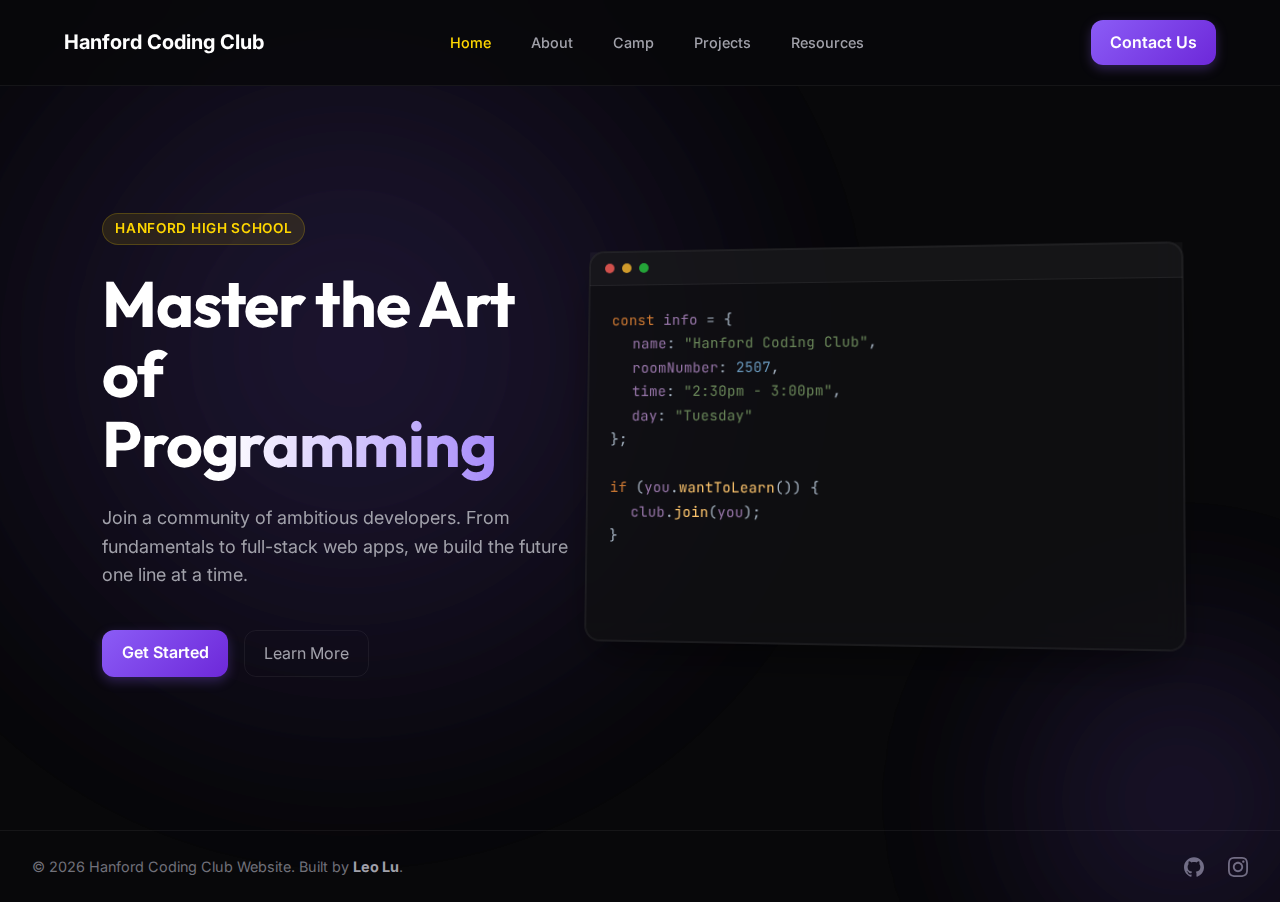
<file: index.html>
<!DOCTYPE html>
<html lang="en">

<head>
    <meta charset="UTF-8">
    <meta name="viewport" content="width=device-width, initial-scale=1.0">
    <title>Hanford Coding Club</title>
    <link rel="stylesheet" href="css/main.css">
    <link rel="icon" type="image/x-icon" href="images/hanford_logo.ico">

    <!-- Google tag (gtag.js) -->
    <script async src="https://www.googletagmanager.com/gtag/js?id=G-FWWT1RVKF2"></script>
    <script>
    window.dataLayer = window.dataLayer || [];
    function gtag(){dataLayer.push(arguments);}
    gtag('js', new Date());

    gtag('config', 'G-FWWT1RVKF2');
    </script>
</head>

<body class="home-page">
    <div class="glow-bg glow-top-left"></div>
    <div class="glow-bg glow-bottom-right"></div>

    <nav>
        <a href="index.html" class="nav-brand">
            Hanford Coding Club
        </a>
        <button class="mobile-menu-btn" aria-label="Toggle navigation">
            <span></span>
            <span></span>
            <span></span>
        </button>
        <ul class="nav-links">
            <li><a href="index.html" style="color: var(--accent-gold);">Home</a></li>
            <li><a href="about.html">About</a></li>
            <li><a href="coding-camp.html">Camp</a></li>
            <li><a href="projects.html">Projects</a></li>
            <li><a href="resources.html">Resources</a></li>
            <li><a href="contact.html" class="mobile-contact-link">Contact Us</a></li>
        </ul>
        <a href="contact.html" class="nav-cta">Contact Us</a>
    </nav>

    <section class="club-introduction">
        <div class="intro-content">
            <span class="school-badge">Hanford High School</span>
            <h1>
                Master the Art of <br>
                <span class="text-gradient">Programming</span>
            </h1>
            <p class="intro-text">
                Join a community of ambitious developers. From fundamentals to full-stack web apps, we build the future
                one
                line at a time.
            </p>
            <div class="intro-cta-group">
                <a href="contact.html" class="nav-cta">Get Started</a>
                <a href="about.html"
                    style="padding: 0.6rem 1.2rem; border: 1px solid var(--glass-border); border-radius: var(--radius-md); color: var(--text-secondary);">Learn
                    More</a>
            </div>
        </div>

        <div class="glass-snippet">
            <div class="code-window">
                <div class="window-header">
                    <span class="dot red"></span>
                    <span class="dot yellow"></span>
                    <span class="dot green"></span>
                </div>
                <div class="code-content">
                    <div><span class="keyword">const</span> <span class="variable">info</span> = {</div>
                    <div><span class="indent"></span><span class="variable">name</span>: <span class="string">"Hanford
                            Coding Club"</span>,</div>
                    <div><span class="indent"></span><span class="variable">roomNumber</span>: <span
                            class="number">2507</span>,</div>
                    <div><span class="indent"></span><span class="variable">time</span>: <span class="string">"2:30pm -
                            3:00pm"</span>,</div>
                    <div><span class="indent"></span><span class="variable">day</span>: <span
                            class="string">"Tuesday"</span></div>
                    <div>};</div>
                    <div><br></div>
                    <div><span class="keyword">if</span> (<span class="variable">you</span>.<span
                            class="function">wantToLearn</span>()) {</div>
                    <div><span class="indent"></span><span class="variable">club</span>.<span
                            class="function">join</span>(<span class="variable">you</span>);</div>
                    <div>}</div>
                </div>
            </div>
        </div>
        <div class="glow-bg glow-top-left"></div>
        <div class="glow-bg glow-bottom-right"></div>
    </section>

    <footer>
        <div class="site-footer">
            <div class="footer-credits">
                <span>&copy; 2026 Hanford Coding Club Website.</span>
                <span>Built by <strong>Leo Lu</strong>.</span>
            </div>
            <ul class="footer-links">
                <li>
                    <a href="https://github.com/luleoa12/hhs-coding-club-website" target="_blank" aria-label="GitHub">
                        <svg viewBox="0 0 24 24">
                            <path
                                d="M12 .297c-6.63 0-12 5.373-12 12 0 5.303 3.438 9.8 8.205 11.385.6.113.82-.258.82-.577 0-.285-.01-1.04-.015-2.04-3.338.724-4.042-1.61-4.042-1.61C4.422 18.07 3.633 17.7 3.633 17.7c-1.087-.744.084-.729.084-.729 1.205.084 1.838 1.236 1.838 1.236 1.07 1.835 2.809 1.305 3.495.998.108-.776.417-1.305.76-1.605-2.665-.3-5.466-1.332-5.466-5.93 0-1.31.465-2.38 1.235-3.22-.135-.303-.54-1.523.105-3.176 0 0 1.005-.322 3.3 1.23.96-.267 1.98-.399 3-.405 1.02.006 2.04.138 3 .405 2.28-1.552 3.285-1.23 3.285-1.23.645 1.653.24 2.873.12 3.176.765.84 1.23 1.91 1.23 3.22 0 4.61-2.805 5.625-5.475 5.92.43.372.823 1.102.823 2.222 0 1.606-.015 2.896-.015 3.286 0 .322.218.694.825.576C20.565 22.092 24 17.592 24 12.297c0-6.627-5.373-12-12-12" />
                        </svg>
                    </a>
                </li>
                <li>
                    <a href="https://instagram.com/hanford_cpc" target="_blank" aria-label="Instagram">
                        <svg viewBox="0 0 24 24">
                            <path
                                d="M12 2.163c3.204 0 3.584.012 4.85.07 3.252.148 4.771 1.691 4.919 4.919.058 1.265.069 1.645.069 4.849 0 3.205-.012 3.584-.069 4.849-.149 3.225-1.664 4.771-4.919 4.919-1.266.058-1.644.07-4.85.07-3.204 0-3.584-.012-4.849-.07-3.26-.149-4.771-1.699-4.919-4.92-.058-1.265-.07-1.644-.07-4.849 0-3.204.013-3.583.07-4.849.149-3.227 1.664-4.771 4.919-4.919 1.266-.057 1.645-.069 4.849-.069zm0-2.163c-3.259 0-3.667.014-4.947.072-4.358.2-6.78 2.618-6.98 6.98-.059 1.281-.073 1.689-.073 4.948 0 3.259.014 3.668.072 4.948.2 4.358 2.618 6.78 6.98 6.98 1.281.058 1.689.072 4.948.072 3.259 0 3.668-.014 4.948-.072 4.354-.2 6.782-2.618 6.979-6.98.058-1.28.073-1.689.073-4.948 0-3.259-.014-3.669-.072-4.948-.2-4.358-2.617-6.78-6.979-6.98-1.281-.059-1.69-.073-4.949-.073zm0 5.838c-3.403 0-6.162 2.759-6.162 6.162s2.759 6.163 6.162 6.163 6.162-2.759 6.162-6.163-2.759-6.162-6.162-6.162zm0 10.162c-2.209 0-4-1.79-4-4 0-2.209 1.791-4 4-4s4 1.791 4 4c0 2.21-1.791 4-4 4zm6.406-11.845c-.796 0-1.441.645-1.441 1.44s.645 1.44 1.441 1.44c.795 0 1.439-.645 1.439-1.44s-.644-1.44-1.439-1.44z" />
                        </svg>
                    </a>
                </li>
            </ul>
        </div>
    </footer>

    <script src="js/script.js"></script>
</body>

</html>
</file>
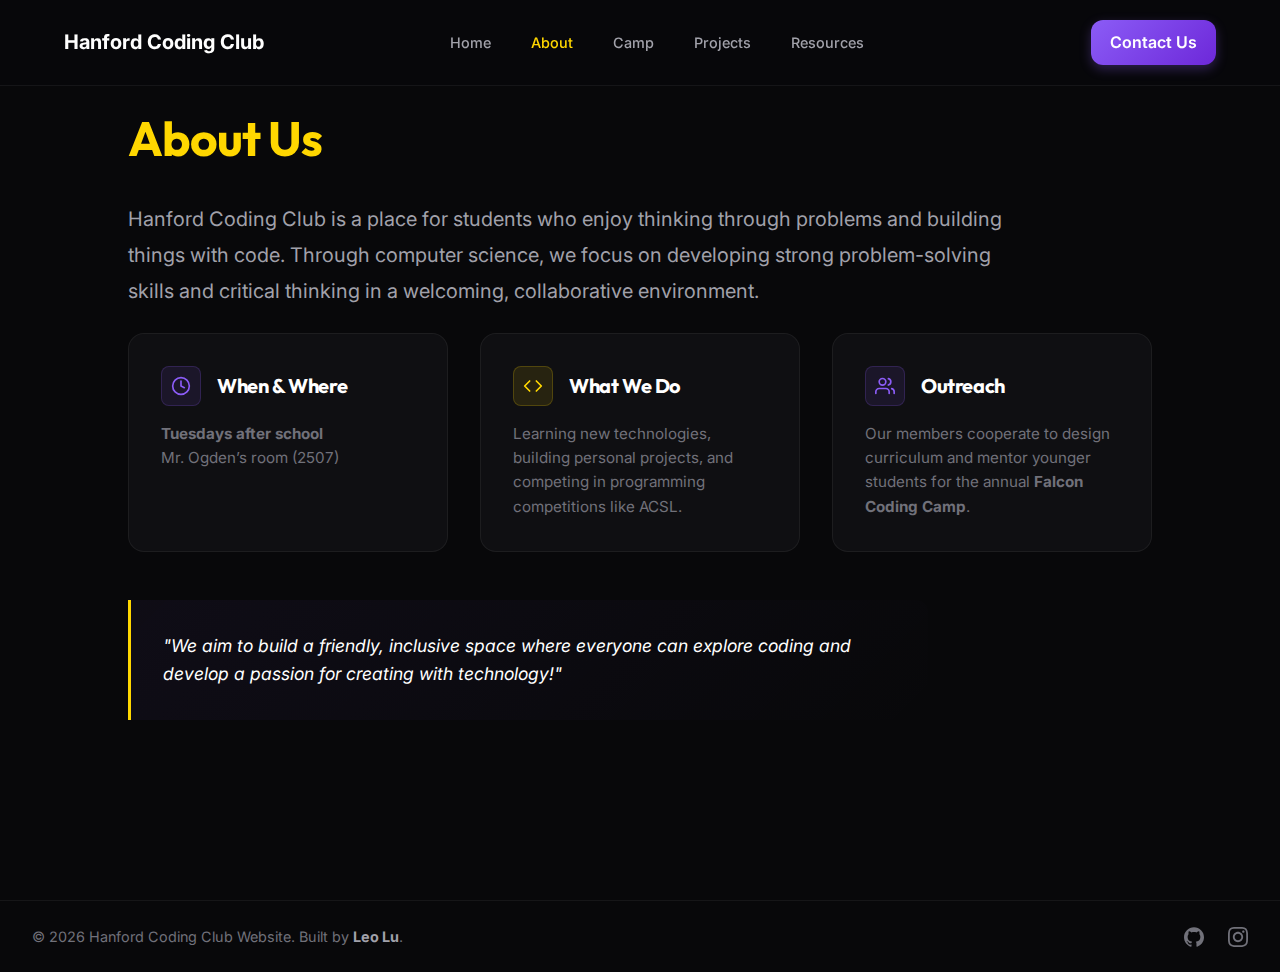
<file: about.html>
<!DOCTYPE html>
<html lang="en">

<head>
    <meta charset="UTF-8">
    <meta name="viewport" content="width=device-width, initial-scale=1.0">
    <title>About Us - Hanford Coding Club</title>
    <link rel="stylesheet" href="css/main.css">
    <link rel="icon" type="image/x-icon" href="images/hanford_logo.ico">

    <!-- Google tag (gtag.js) -->
    <script async src="https://www.googletagmanager.com/gtag/js?id=G-FWWT1RVKF2"></script>
    <script>
    window.dataLayer = window.dataLayer || [];
    function gtag(){dataLayer.push(arguments);}
    gtag('js', new Date());

    gtag('config', 'G-FWWT1RVKF2');
    </script>
</head>
<body>
    <nav>
        <a href="index.html" class="nav-brand">
            Hanford Coding Club
        </a>
        <button class="mobile-menu-btn" aria-label="Toggle navigation">
            <span></span>
            <span></span>
            <span></span>
        </button>
        <ul class="nav-links">
            <li><a href="index.html">Home</a></li>
            <li><a href="about.html" style="color: var(--accent-gold);">About</a></li>
            <li><a href="coding-camp.html">Camp</a></li>
            <li><a href="projects.html">Projects</a></li>
            <li><a href="resources.html">Resources</a></li>
            <li><a href="contact.html" class="mobile-contact-link">Contact Us</a></li>
        </ul>
        <a href="contact.html" class="nav-cta">Contact Us</a>
    </nav>

    <div class="page-container">
        <h1 class="page-title">About Us</h1>
        <p class="about-hero-text">
            Hanford Coding Club is a place for students who enjoy thinking through problems and building things with
            code. Through computer science, we focus on developing strong problem-solving skills and critical thinking
            in a welcoming, collaborative environment.
        </p>

        <div class="about-features">
            <!-- Meeting Info -->
            <div class="about-feature-card">
                <div class="feature-header">
                    <div class="feature-icon-box">
                        <svg width="20" height="20" viewBox="0 0 24 24" fill="none" stroke="currentColor"
                            stroke-width="2" stroke-linecap="round" stroke-linejoin="round">
                            <circle cx="12" cy="12" r="10"></circle>
                            <polyline points="12 6 12 12 16 14"></polyline>
                        </svg>
                    </div>
                    <h3>When & Where</h3>
                </div>
                <p>
                    <strong>Tuesdays after school</strong><br>
                    Mr. Ogden’s room (2507)
                </p>
            </div>

            <!-- Activities -->
            <div class="about-feature-card">
                <div class="feature-header">
                    <div class="feature-icon-box gold">
                        <svg width="20" height="20" viewBox="0 0 24 24" fill="none" stroke="currentColor"
                            stroke-width="2" stroke-linecap="round" stroke-linejoin="round">
                            <polyline points="16 18 22 12 16 6"></polyline>
                            <polyline points="8 6 2 12 8 18"></polyline>
                        </svg>
                    </div>
                    <h3>What We Do</h3>
                </div>
                <p>
                    Learning new technologies, building personal projects, and competing in programming competitions
                    like ACSL.
                </p>
            </div>

            <!-- Outreach -->
            <div class="about-feature-card">
                <div class="feature-header">
                    <div class="feature-icon-box">
                        <svg width="20" height="20" viewBox="0 0 24 24" fill="none" stroke="currentColor"
                            stroke-width="2" stroke-linecap="round" stroke-linejoin="round">
                            <path d="M17 21v-2a4 4 0 0 0-4-4H5a4 4 0 0 0-4 4v2"></path>
                            <circle cx="9" cy="7" r="4"></circle>
                            <path d="M23 21v-2a4 4 0 0 0-3-3.87"></path>
                            <path d="M16 3.13a4 4 0 0 1 0 7.75"></path>
                        </svg>
                    </div>
                    <h3>Outreach</h3>
                </div>
                <p>
                    Our members cooperate to design curriculum and mentor younger students for the annual
                    <strong>Falcon Coding Camp</strong>.
                </p>
            </div>
        </div>

        <div class="about-goal">
            <p>
                "We aim to build a friendly, inclusive space where everyone can explore coding and develop a passion for
                creating with technology!"
            </p>
        </div>
    </div>

    <footer>
        <div class="site-footer">
            <div class="footer-credits">
                <span>&copy; 2026 Hanford Coding Club Website.</span>
                <span>Built by <strong>Leo Lu</strong>.</span>
            </div>
            <ul class="footer-links">
                <li>
                    <a href="https://github.com/luleoa12/hhs-coding-club-website" target="_blank" aria-label="GitHub">
                        <svg viewBox="0 0 24 24">
                            <path
                                d="M12 .297c-6.63 0-12 5.373-12 12 0 5.303 3.438 9.8 8.205 11.385.6.113.82-.258.82-.577 0-.285-.01-1.04-.015-2.04-3.338.724-4.042-1.61-4.042-1.61C4.422 18.07 3.633 17.7 3.633 17.7c-1.087-.744.084-.729.084-.729 1.205.084 1.838 1.236 1.838 1.236 1.07 1.835 2.809 1.305 3.495.998.108-.776.417-1.305.76-1.605-2.665-.3-5.466-1.332-5.466-5.93 0-1.31.465-2.38 1.235-3.22-.135-.303-.54-1.523.105-3.176 0 0 1.005-.322 3.3 1.23.96-.267 1.98-.399 3-.405 1.02.006 2.04.138 3 .405 2.28-1.552 3.285-1.23 3.285-1.23.645 1.653.24 2.873.12 3.176.765.84 1.23 1.91 1.23 3.22 0 4.61-2.805 5.625-5.475 5.92.43.372.823 1.102.823 2.222 0 1.606-.015 2.896-.015 3.286 0 .322.218.694.825.576C20.565 22.092 24 17.592 24 12.297c0-6.627-5.373-12-12-12" />
                        </svg>
                    </a>
                </li>
                <li>
                    <a href="https://instagram.com/hanford_cpc" target="_blank" aria-label="Instagram">
                        <svg viewBox="0 0 24 24">
                            <path
                                d="M12 2.163c3.204 0 3.584.012 4.85.07 3.252.148 4.771 1.691 4.919 4.919.058 1.265.069 1.645.069 4.849 0 3.205-.012 3.584-.069 4.849-.149 3.225-1.664 4.771-4.919 4.919-1.266.058-1.644.07-4.85.07-3.204 0-3.584-.012-4.849-.07-3.26-.149-4.771-1.699-4.919-4.92-.058-1.265-.07-1.644-.07-4.849 0-3.204.013-3.583.07-4.849.149-3.227 1.664-4.771 4.919-4.919 1.266-.057 1.645-.069 4.849-.069zm0-2.163c-3.259 0-3.667.014-4.947.072-4.358.2-6.78 2.618-6.98 6.98-.059 1.281-.073 1.689-.073 4.948 0 3.259.014 3.668.072 4.948.2 4.358 2.618 6.78 6.98 6.98 1.281.058 1.689.072 4.948.072 3.259 0 3.668-.014 4.948-.072 4.354-.2 6.782-2.618 6.979-6.98.058-1.28.073-1.689.073-4.948 0-3.259-.014-3.669-.072-4.948-.2-4.358-2.617-6.78-6.979-6.98-1.281-.059-1.69-.073-4.949-.073zm0 5.838c-3.403 0-6.162 2.759-6.162 6.162s2.759 6.163 6.162 6.163 6.162-2.759 6.162-6.163-2.759-6.162-6.162-6.162zm0 10.162c-2.209 0-4-1.79-4-4 0-2.209 1.791-4 4-4s4 1.791 4 4c0 2.21-1.791 4-4 4zm6.406-11.845c-.796 0-1.441.645-1.441 1.44s.645 1.44 1.441 1.44c.795 0 1.439-.645 1.439-1.44s-.644-1.44-1.439-1.44z" />
                        </svg>
                    </a>
                </li>
            </ul>
        </div>
    </footer>
    <script src="js/script.js"></script>
</body>

</html>
</file>
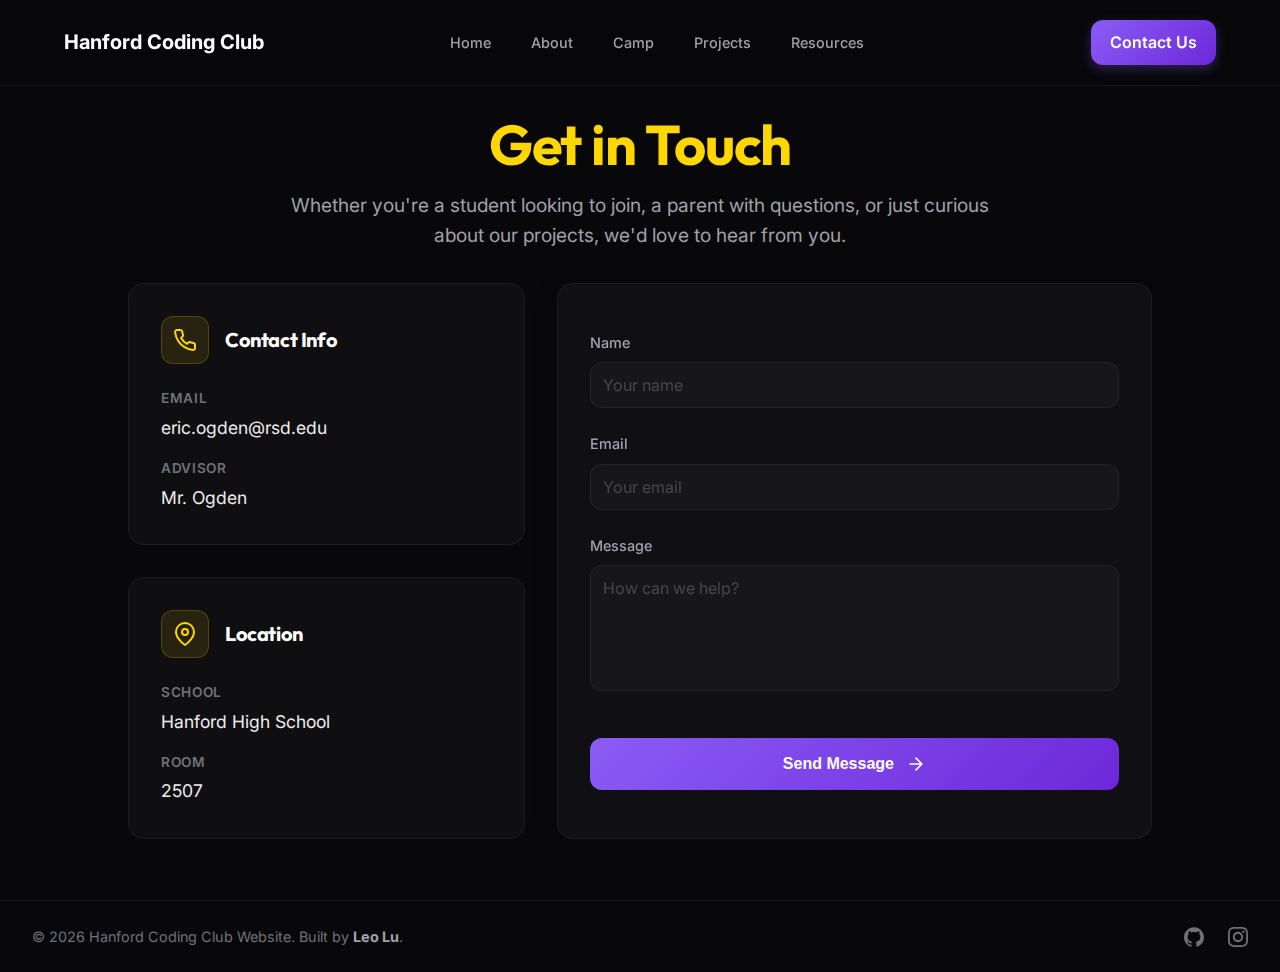
<file: contact.html>
<!DOCTYPE html>
<html lang="en">

<head>
    <meta charset="UTF-8">
    <meta name="viewport" content="width=device-width, initial-scale=1.0">
    <title>Contact Us - Hanford Coding Club</title>
    <link rel="stylesheet" href="css/main.css">
    <link rel="icon" type="image/x-icon" href="images/hanford_logo.ico">

    <!-- Google tag (gtag.js) -->
    <script async src="https://www.googletagmanager.com/gtag/js?id=G-FWWT1RVKF2"></script>
    <script>
    window.dataLayer = window.dataLayer || [];
    function gtag(){dataLayer.push(arguments);}
    gtag('js', new Date());

    gtag('config', 'G-FWWT1RVKF2');
    </script>
</head>

<body>
    <nav>
        <a href="index.html" class="nav-brand">
            Hanford Coding Club
        </a>
        <button class="mobile-menu-btn" aria-label="Toggle navigation">
            <span></span>
            <span></span>
            <span></span>
        </button>
        <ul class="nav-links">
            <li><a href="index.html">Home</a></li>
            <li><a href="about.html">About</a></li>
            <li><a href="coding-camp.html">Camp</a></li>
            <li><a href="projects.html">Projects</a></li>
            <li><a href="resources.html">Resources</a></li>
            <li><a href="contact.html" class="mobile-contact-link" style="color: var(--accent-gold);">Contact Us</a>
            </li>
        </ul>
        <a href="contact.html" class="nav-cta">Contact Us</a>
    </nav>

    <div class="page-container" style="padding-bottom: 20px;">
        <div class="contact-header">
            <h1 class="page-title" style="margin-bottom: 0;">Get in Touch</h1>
            <p class="section-desc">
                Whether you're a student looking to join, a parent with questions, or just curious about our projects,
                we'd love to hear from you.
            </p>
        </div>

        <div class="contact-grid">
            <div class="contact-info">
                <div class="info-card">
                    <div class="info-header">
                        <div class="info-icon">
                            <svg viewBox="0 0 24 24" fill="none" class="icon-svg">
                                <path
                                    d="M22 16.92V20a2 2 0 01-2.18 2 19.79 19.79 0 01-8.63-3.07 19.5 19.5 0 01-6-6 19.79 19.79 0 01-3.07-8.67A2 2 0 014.12 2h3.1a2 2 0 012 1.72 12.84 12.84 0 00.7 2.81 2 2 0 01-.45 2.11L8.09 9.91a16 16 0 006 6l1.27-1.27a2 2 0 012.11-.45 12.84 12.84 0 002.81.7A2 2 0 0122 16.92z"
                                    stroke="currentColor" stroke-width="2" stroke-linecap="round"
                                    stroke-linejoin="round" />
                            </svg>
                        </div>
                        <h3>Contact Info</h3>
                    </div>
                    <div class="info-item">
                        <span class="label">Email</span>
                        <a href="mailto:eric.ogden@rsd.edu" class="value-link">eric.ogden@rsd.edu</a>
                    </div>
                    <div class="info-item">
                        <span class="label">Advisor</span>
                        <span class="value">Mr. Ogden</span>
                    </div>
                </div>

                <div class="info-card">
                    <div class="info-header">
                        <div class="info-icon">
                            <svg viewBox="0 0 24 24" fill="none" class="icon-svg">
                                <path d="M21 10c0 7-9 13-9 13s-9-6-9-13a9 9 0 0118 0z" stroke="currentColor"
                                    stroke-width="2" stroke-linecap="round" stroke-linejoin="round" />
                                <circle cx="12" cy="10" r="3" stroke="currentColor" stroke-width="2"
                                    stroke-linecap="round" stroke-linejoin="round" />
                            </svg>
                        </div>
                        <h3>Location</h3>
                    </div>
                    <div class="info-item">
                        <span class="label">School</span>
                        <span class="value">Hanford High School</span>
                    </div>
                    <div class="info-item">
                        <span class="label">Room</span>
                        <span class="value">2507</span>
                    </div>
                </div>
            </div>

            <div class="contact-form-container">
                <form class="glass-form" action="https://formspree.io/f/mlggnqyg" method="POST">
                    <div class="form-group">
                        <label for="name">Name</label>
                        <input type="text" id="name" class="form-input" placeholder="Your name" name="name">
                    </div>
                    <div class="form-group">
                        <label for="email">Email</label>
                        <input type="email" id="email" class="form-input" placeholder="Your email" name="email">
                    </div>
                    <div class="form-group">
                        <label for="message">Message</label>
                        <textarea id="message" rows="5" class="form-input" placeholder="How can we help?"
                            name="message"></textarea>
                    </div>
                    <button type="submit" class="submit-btn">
                        <span>Send Message</span>
                        <svg width="20" height="20" viewBox="0 0 24 24" fill="none">
                            <path d="M5 12h14M12 5l7 7-7 7" stroke="currentColor" stroke-width="2"
                                stroke-linecap="round" stroke-linejoin="round" />
                        </svg>
                    </button>
                </form>
            </div>
        </div>

    </div>
    <footer>
        <div class="site-footer">
            <div class="footer-credits">
                <span>&copy; 2026 Hanford Coding Club Website.</span>
                <span>Built by <strong>Leo Lu</strong>.</span>
            </div>
            <ul class="footer-links">
                <li>
                    <a href="https://github.com/luleoa12/hhs-coding-club-website" target="_blank" aria-label="GitHub">
                        <svg viewBox="0 0 24 24">
                            <path
                                d="M12 .297c-6.63 0-12 5.373-12 12 0 5.303 3.438 9.8 8.205 11.385.6.113.82-.258.82-.577 0-.285-.01-1.04-.015-2.04-3.338.724-4.042-1.61-4.042-1.61C4.422 18.07 3.633 17.7 3.633 17.7c-1.087-.744.084-.729.084-.729 1.205.084 1.838 1.236 1.838 1.236 1.07 1.835 2.809 1.305 3.495.998.108-.776.417-1.305.76-1.605-2.665-.3-5.466-1.332-5.466-5.93 0-1.31.465-2.38 1.235-3.22-.135-.303-.54-1.523.105-3.176 0 0 1.005-.322 3.3 1.23.96-.267 1.98-.399 3-.405 1.02.006 2.04.138 3 .405 2.28-1.552 3.285-1.23 3.285-1.23.645 1.653.24 2.873.12 3.176.765.84 1.23 1.91 1.23 3.22 0 4.61-2.805 5.625-5.475 5.92.43.372.823 1.102.823 2.222 0 1.606-.015 2.896-.015 3.286 0 .322.218.694.825.576C20.565 22.092 24 17.592 24 12.297c0-6.627-5.373-12-12-12" />
                        </svg>
                    </a>
                </li>
                <li>
                    <a href="https://instagram.com/hanford_cpc" target="_blank" aria-label="Instagram">
                        <svg viewBox="0 0 24 24">
                            <path
                                d="M12 2.163c3.204 0 3.584.012 4.85.07 3.252.148 4.771 1.691 4.919 4.919.058 1.265.069 1.645.069 4.849 0 3.205-.012 3.584-.069 4.849-.149 3.225-1.664 4.771-4.919 4.919-1.266.058-1.644.07-4.85.07-3.204 0-3.584-.012-4.849-.07-3.26-.149-4.771-1.699-4.919-4.92-.058-1.265-.07-1.644-.07-4.849 0-3.204.013-3.583.07-4.849.149-3.227 1.664-4.771 4.919-4.919 1.266-.057 1.645-.069 4.849-.069zm0-2.163c-3.259 0-3.667.014-4.947.072-4.358.2-6.78 2.618-6.98 6.98-.059 1.281-.073 1.689-.073 4.948 0 3.259.014 3.668.072 4.948.2 4.358 2.618 6.78 6.98 6.98 1.281.058 1.689.072 4.948.072 3.259 0 3.668-.014 4.948-.072 4.354-.2 6.782-2.618 6.979-6.98.058-1.28.073-1.689.073-4.948 0-3.259-.014-3.669-.072-4.948-.2-4.358-2.617-6.78-6.979-6.98-1.281-.059-1.69-.073-4.949-.073zm0 5.838c-3.403 0-6.162 2.759-6.162 6.162s2.759 6.163 6.162 6.163 6.162-2.759 6.162-6.163-2.759-6.162-6.162-6.162zm0 10.162c-2.209 0-4-1.79-4-4 0-2.209 1.791-4 4-4s4 1.791 4 4c0 2.21-1.791 4-4 4zm6.406-11.845c-.796 0-1.441.645-1.441 1.44s.645 1.44 1.441 1.44c.795 0 1.439-.645 1.439-1.44s-.644-1.44-1.439-1.44z" />
                        </svg>
                    </a>
                </li>
            </ul>
        </div>
    </footer>

    <div class="modal-overlay" id="successModal">
        <div class="modal-content">
            <div class="modal-icon">
                <svg width="32" height="32" viewBox="0 0 24 24" fill="none" stroke="currentColor" stroke-width="2"
                    stroke-linecap="round" stroke-linejoin="round">
                    <path d="M22 11.08V12a10 10 0 1 1-5.93-9.14"></path>
                    <polyline points="22 4 12 14.01 9 11.01"></polyline>
                </svg>
            </div>
            <h3 class="modal-title">Message Sent!</h3>
            <p class="modal-message">Thanks for reaching out! We've received your message and will get back to you
                shortly.</p>
            <button class="modal-close-btn" onclick="closeModal()">Great!</button>
        </div>
    </div>

    <script>
        const form = document.querySelector('.glass-form');
        const modal = document.getElementById('successModal');

        function closeModal() {
            modal.classList.remove('active');
        }

        form.addEventListener('submit', async (e) => {
            e.preventDefault();
            const formData = new FormData(form);
            const button = form.querySelector('button');
            const originalText = button.innerHTML;

            button.innerHTML = '<span>Sending...</span>';
            button.disabled = true;
            button.style.opacity = '0.7';

            try {
                const response = await fetch(form.action, {
                    method: 'POST',
                    body: formData,
                    headers: {
                        'Accept': 'application/json'
                    }
                });

                if (response.ok) {
                    modal.classList.add('active');
                    form.reset();
                } else {
                    alert('Oops! There was a problem submitting your form');
                }
            } catch (error) {
                alert('Oops! There was a problem submitting your form');
            } finally {
                button.innerHTML = originalText;
                button.disabled = false;
                button.style.opacity = '1';
            }
        });

        modal.addEventListener('click', (e) => {
            if (e.target === modal) {
                closeModal();
            }
        });
    </script>
    <script src="js/script.js"></script>
</body>

</html>
</file>
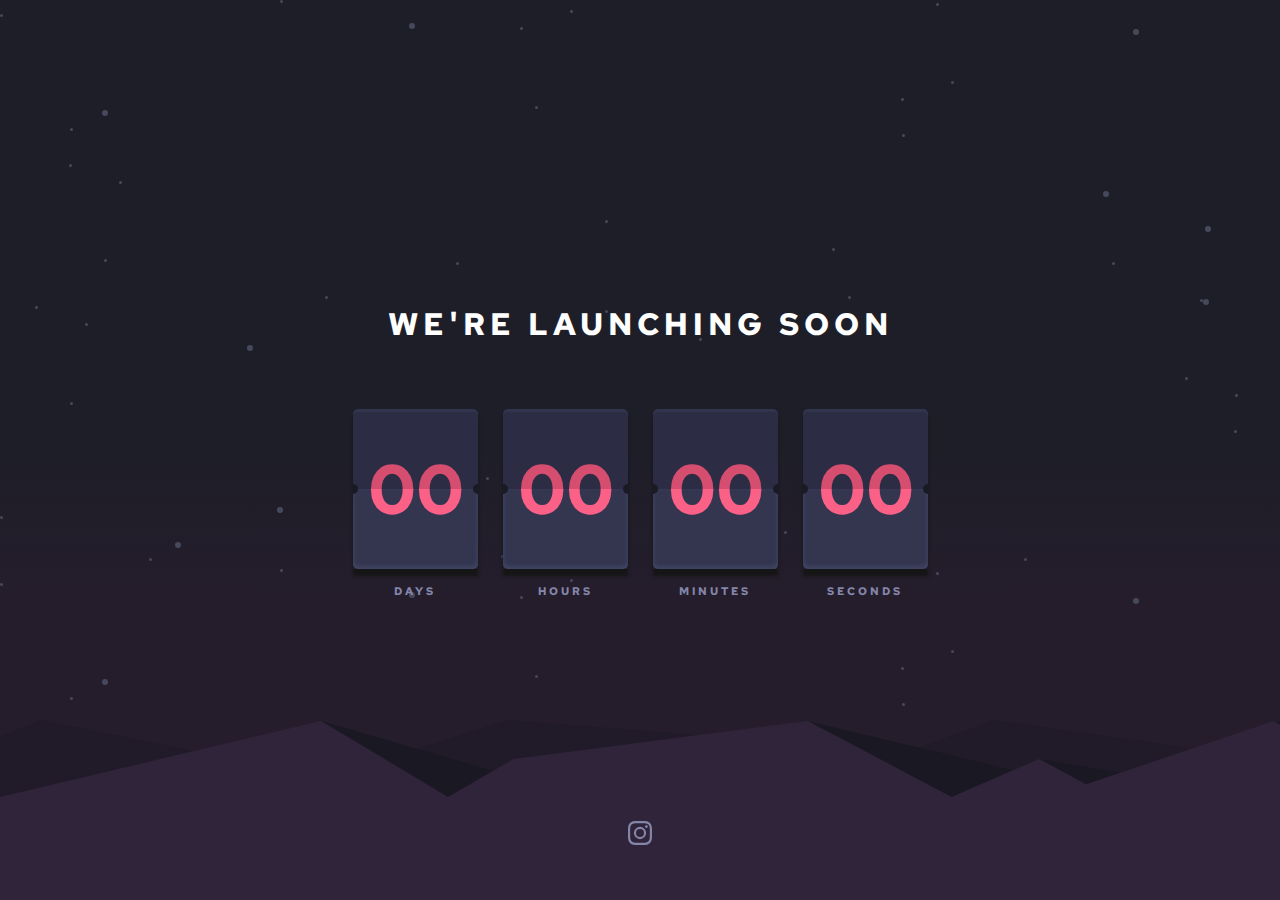
<file: countdown.html>
<html lang='en'>

<head>
	<meta charset='UTF-8'>
	<meta name='viewport' content='width=device-width, initial-scale=1.0'>
	<link rel='preconnect' href='https://fonts.googleapis.com'>
	<link rel='preconnect' href='https://fonts.gstatic.com' crossorigin>
	<link href='https://fonts.googleapis.com/css2?family=Red+Hat+Text:wght@700&display=swap' rel='stylesheet'>
	<title>Countdown - Hanford Coding Club</title>
	<link rel="stylesheet" href="countdown.css">
</head>

<body>
	<main>

		<h1>We're launching soon</h1>
		<div class='cards'>

			<div class='card days'>
				<div class='flip-card'>
					<div class='top-half'>00</div>
					<div class='bottom-half'>00</div>
				</div>
				<p>Days</p>
			</div>

			<div class='card hours'>
				<div class='flip-card'>
					<div class='top-half'>00</div>
					<div class='bottom-half'>00</div>
				</div>
				<p>Hours</p>
			</div>

			<div class='card minutes'>
				<div class='flip-card'>
					<div class='top-half'>00</div>
					<div class='bottom-half'>00</div>
				</div>
				<p>Minutes</p>
			</div>

			<div class='card seconds'>
				<div class='flip-card'>
					<div class='top-half'>00</div>
					<div class='bottom-half'>00</div>
				</div>
				<p>Seconds</p>
			</div>

		</div>
	</main>
	<footer>
		<div class='media'>
			<a target="_blank" href='https://instagram.com/hanford_cpc'>
				<img src='images/countdown/icon-instagram.svg'
					alt='instagram icon'>
			</a>
		</div>
	</footer>
	<script src="countdown.js"></script>
</body>

</html>
</file>
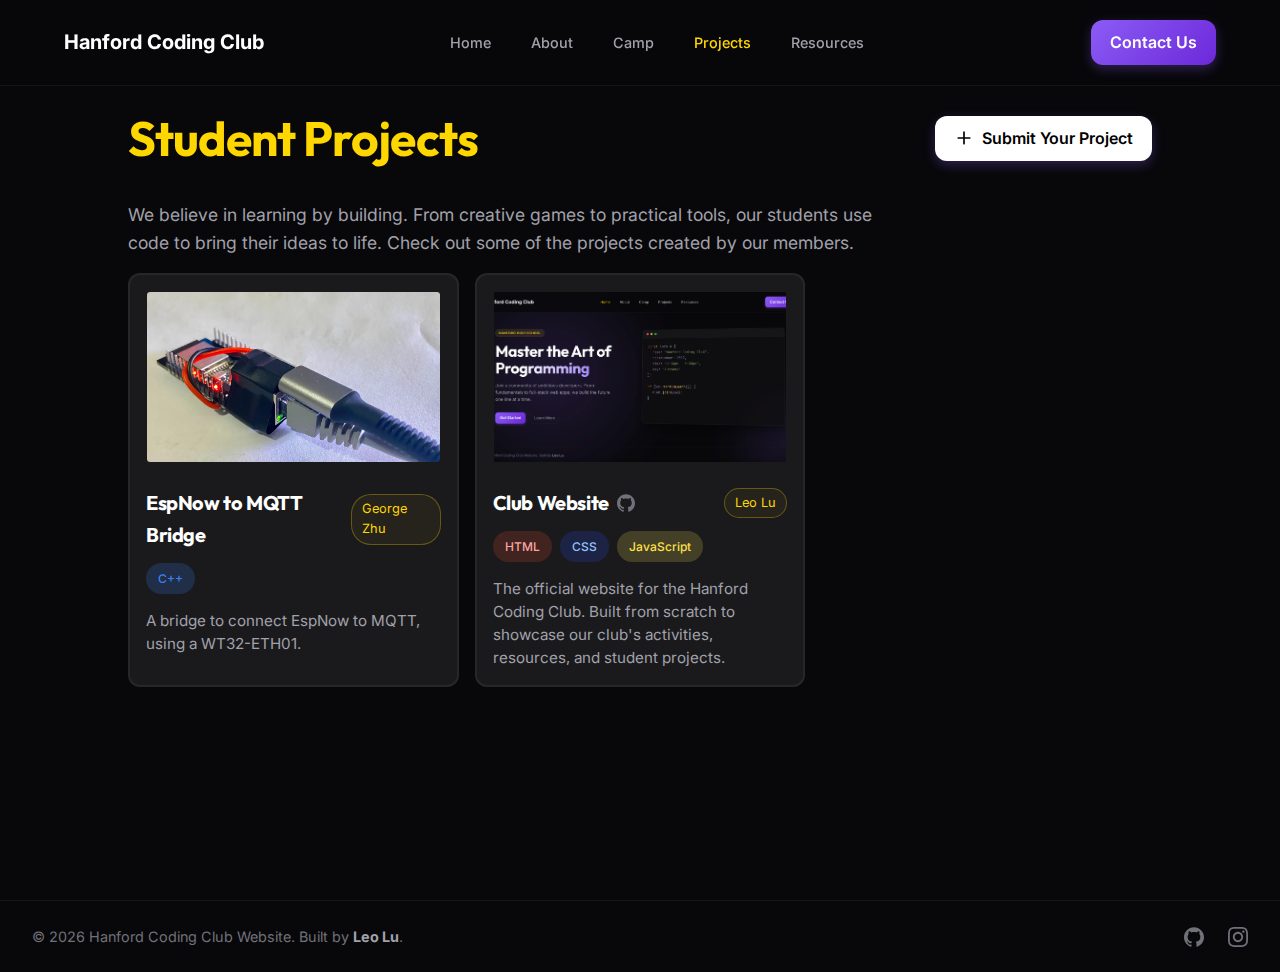
<file: projects.html>
<!DOCTYPE html>
<html lang="en">

<head>
    <meta charset="UTF-8">
    <meta name="viewport" content="width=device-width, initial-scale=1.0">
    <title>Projects - Hanford Coding Club</title>
    <link rel="stylesheet" href="css/main.css">
    <link rel="icon" type="image/x-icon" href="images/hanford_logo.ico">

    <!-- Google tag (gtag.js) -->
    <script async src="https://www.googletagmanager.com/gtag/js?id=G-FWWT1RVKF2"></script>
    <script>
    window.dataLayer = window.dataLayer || [];
    function gtag(){dataLayer.push(arguments);}
    gtag('js', new Date());

    gtag('config', 'G-FWWT1RVKF2');
    </script>
</head>

<body>
    <nav>
        <a href="index.html" class="nav-brand">
            Hanford Coding Club
        </a>
        <button class="mobile-menu-btn" aria-label="Toggle navigation">
            <span></span>
            <span></span>
            <span></span>
        </button>
        <ul class="nav-links">
            <li><a href="index.html">Home</a></li>
            <li><a href="about.html">About</a></li>
            <li><a href="coding-camp.html">Camp</a></li>
            <li><a href="projects.html" style="color: var(--accent-gold);">Projects</a></li>
            <li><a href="resources.html">Resources</a></li>
            <li><a href="contact.html" class="mobile-contact-link">Contact Us</a></li>
        </ul>
        <a href="contact.html" class="nav-cta">Contact Us</a>
    </nav>

    <div class="page-container">
        <div
            style="display: flex; flex-wrap: wrap; justify-content: space-between; align-items: flex-start; gap: 2rem; margin-bottom: 1rem;">
            <div style="flex: 1; min-width: 300px;">
                <h1 class="page-title" style="margin-bottom: 1.5rem;">Student Projects</h1>
                <p
                    style="color: var(--text-secondary); line-height: 1.6; font-size: 1.1rem; max-width: 750px; margin: 0;">
                    We believe in learning by building. From creative games to practical tools, our students use code to
                    bring their ideas to life. Check out some of the projects created by our members.
                </p>
            </div>
            <a href="https://forms.gle/agm9RpQsJS1BMCPP8" target="_blank" class="submit-project"
                style="display: inline-flex; align-items: center; gap: 0.5rem; background: #FFFFFF; color: #000 !important; border: none; white-space: nowrap; margin-top: 1rem;">
                <svg width="20" height="20" viewBox="0 0 24 24" fill="none" stroke="currentColor" stroke-width="2"
                    stroke-linecap="round" stroke-linejoin="round">
                    <path d="M12 5v14M5 12h14" />
                </svg>
                Submit Your Project
            </a>
        </div>

        <div class="card-grid">
            <div class="project-card">
                <div class="project-image-container">
                    <a target="_blank" href="https://github.com/Emeraldfalco/WT32-ETH01_EspNow_to_MQTT" style="display: block; width: 100%; height: 100%;">
                        <img src="images/projects/espNOW.png" alt="Coding Club Website">
                    </a>
                </div>
                <div
                    style="display: flex; justify-content: space-between; align-items: center; margin-bottom: 0.75rem;">
                    <div style="display: flex; align-items: center; gap: 0.5rem;">
                        <h3 style="margin: 0; font-size: 1.25rem;">
                            <a target="_blank" href="https://github.com/Emeraldfalco/WT32-ETH01_EspNow_to_MQTT" style="text-decoration: none; color: inherit;">EspNow to MQTT Bridge</a>
                        </h3>
                    </div>
                    <span class="author-badge">George Zhu</span>
                </div>
                <div class="project-tags">
                    <span class="tag" style="background: rgba(59, 130, 246, 0.2); color: #3B82F6;">C++</span>
                </div>
                <p style="color: var(--text-secondary); margin-bottom: 0; font-size: 0.95rem; line-height: 1.5;">
                    A bridge to connect EspNow to MQTT, using a WT32-ETH01.
                </p>
            </div>
            <div class="project-card">
                <div class="project-image-container">
                    <a target="_blank" href="index.html" style="display: block; width: 100%; height: 100%;">
                        <img src="images/projects/coding_club_website.png" alt="Coding Club Website">
                    </a>
                </div>
                <div
                    style="display: flex; justify-content: space-between; align-items: center; margin-bottom: 0.75rem;">
                    <div style="display: flex; align-items: center; gap: 0.5rem;">
                        <h3 style="margin: 0; font-size: 1.25rem;">
                            <a href="index.html" style="text-decoration: none; color: inherit;">Club Website</a>
                        </h3>
                        <a target="_blank" href="https://github.com/luleoa12/hhs-coding-club-website" target="_blank"
                            style="color: var(--text-tertiary); transition: color 0.2s; display: flex; align-items: center;"
                            onmouseover="this.style.color='white'" onmouseout="this.style.color='var(--text-tertiary)'">
                            <svg width="18" height="18" viewBox="0 0 24 24" fill="currentColor"
                                xmlns="http://www.w3.org/2000/svg">
                                <path
                                    d="M12 .297c-6.63 0-12 5.373-12 12 0 5.303 3.438 9.8 8.205 11.385.6.113.82-.258.82-.577 0-.285-.01-1.04-.015-2.04-3.338.724-4.042-1.61-4.042-1.61C4.422 18.07 3.633 17.7 3.633 17.7c-1.087-.744.084-.729.084-.729 1.205.084 1.838 1.236 1.838 1.236 1.07 1.835 2.809 1.305 3.495.998.108-.776.417-1.305.76-1.605-2.665-.3-5.466-1.332-5.466-5.93 0-1.31.465-2.38 1.235-3.22-.135-.303-.54-1.523.105-3.176 0 0 1.005-.322 3.3 1.23.96-.267 1.98-.399 3-.405 1.02.006 2.04.138 3 .405 2.28-1.552 3.285-1.23 3.285-1.23.645 1.653.24 2.873.12 3.176.765.84 1.23 1.91 1.23 3.22 0 4.61-2.805 5.625-5.475 5.92.43.372.823 1.102.823 2.222 0 1.606-.015 2.896-.015 3.286 0 .322.218.694.825.576C20.565 22.092 24 17.592 24 12.297c0-6.627-5.373-12-12-12" />
                            </svg>
                        </a>
                    </div>
                    <span class="author-badge">Leo Lu</span>
                </div>
                <div class="project-tags">
                    <span class="tag" style="background: rgba(227, 76, 38, 0.2); color: #FCA5A5;">HTML</span>
                    <span class="tag" style="background: rgba(38, 77, 228, 0.2); color: #93C5FD;">CSS</span>
                    <span class="tag" style="background: rgba(240, 219, 79, 0.2); color: #FDE047;">JavaScript</span>
                </div>
                <p style="color: var(--text-secondary); margin-bottom: 0; font-size: 0.95rem; line-height: 1.5;">
                    The official website for the Hanford Coding Club. Built from scratch to showcase our club's
                    activities, resources, and student projects.
                </p>
            </div>
        </div>
    </div>

    <footer>
        <div class="site-footer">
            <div class="footer-credits">
                <span>&copy; 2026 Hanford Coding Club Website.</span>
                <span>Built by <strong>Leo Lu</strong>.</span>
            </div>
            <ul class="footer-links">
                <li>
                    <a href="https://github.com/luleoa12/hhs-coding-club-website" target="_blank" aria-label="GitHub">
                        <svg viewBox="0 0 24 24">
                            <path
                                d="M12 .297c-6.63 0-12 5.373-12 12 0 5.303 3.438 9.8 8.205 11.385.6.113.82-.258.82-.577 0-.285-.01-1.04-.015-2.04-3.338.724-4.042-1.61-4.042-1.61C4.422 18.07 3.633 17.7 3.633 17.7c-1.087-.744.084-.729.084-.729 1.205.084 1.838 1.236 1.838 1.236 1.07 1.835 2.809 1.305 3.495.998.108-.776.417-1.305.76-1.605-2.665-.3-5.466-1.332-5.466-5.93 0-1.31.465-2.38 1.235-3.22-.135-.303-.54-1.523.105-3.176 0 0 1.005-.322 3.3 1.23.96-.267 1.98-.399 3-.405 1.02.006 2.04.138 3 .405 2.28-1.552 3.285-1.23 3.285-1.23.645 1.653.24 2.873.12 3.176.765.84 1.23 1.91 1.23 3.22 0 4.61-2.805 5.625-5.475 5.92.43.372.823 1.102.823 2.222 0 1.606-.015 2.896-.015 3.286 0 .322.218.694.825.576C20.565 22.092 24 17.592 24 12.297c0-6.627-5.373-12-12-12" />
                        </svg>
                    </a>
                </li>
                <li>
                    <a href="https://instagram.com/hanford_cpc" target="_blank" aria-label="Instagram">
                        <svg viewBox="0 0 24 24">
                            <path
                                d="M12 2.163c3.204 0 3.584.012 4.85.07 3.252.148 4.771 1.691 4.919 4.919.058 1.265.069 1.645.069 4.849 0 3.205-.012 3.584-.069 4.849-.149 3.225-1.664 4.771-4.919 4.919-1.266.058-1.644.07-4.85.07-3.204 0-3.584-.012-4.849-.07-3.26-.149-4.771-1.699-4.919-4.92-.058-1.265-.07-1.644-.07-4.849 0-3.204.013-3.583.07-4.849.149-3.227 1.664-4.771 4.919-4.919 1.266-.057 1.645-.069 4.849-.069zm0-2.163c-3.259 0-3.667.014-4.947.072-4.358.2-6.78 2.618-6.98 6.98-.059 1.281-.073 1.689-.073 4.948 0 3.259.014 3.668.072 4.948.2 4.358 2.618 6.78 6.98 6.98 1.281.058 1.689.072 4.948.072 3.259 0 3.668-.014 4.948-.072 4.354-.2 6.782-2.618 6.979-6.98.058-1.28.073-1.689.073-4.948 0-3.259-.014-3.669-.072-4.948-.2-4.358-2.617-6.78-6.979-6.98-1.281-.059-1.69-.073-4.949-.073zm0 5.838c-3.403 0-6.162 2.759-6.162 6.162s2.759 6.163 6.162 6.163 6.162-2.759 6.162-6.163-2.759-6.162-6.162-6.162zm0 10.162c-2.209 0-4-1.79-4-4 0-2.209 1.791-4 4-4s4 1.791 4 4c0 2.21-1.791 4-4 4zm6.406-11.845c-.796 0-1.441.645-1.441 1.44s.645 1.44 1.441 1.44c.795 0 1.439-.645 1.439-1.44s-.644-1.44-1.439-1.44z" />
                        </svg>
                    </a>
                </li>
            </ul>
        </div>
    </footer>
    <script src="js/script.js"></script>
</body>

</html>
</file>
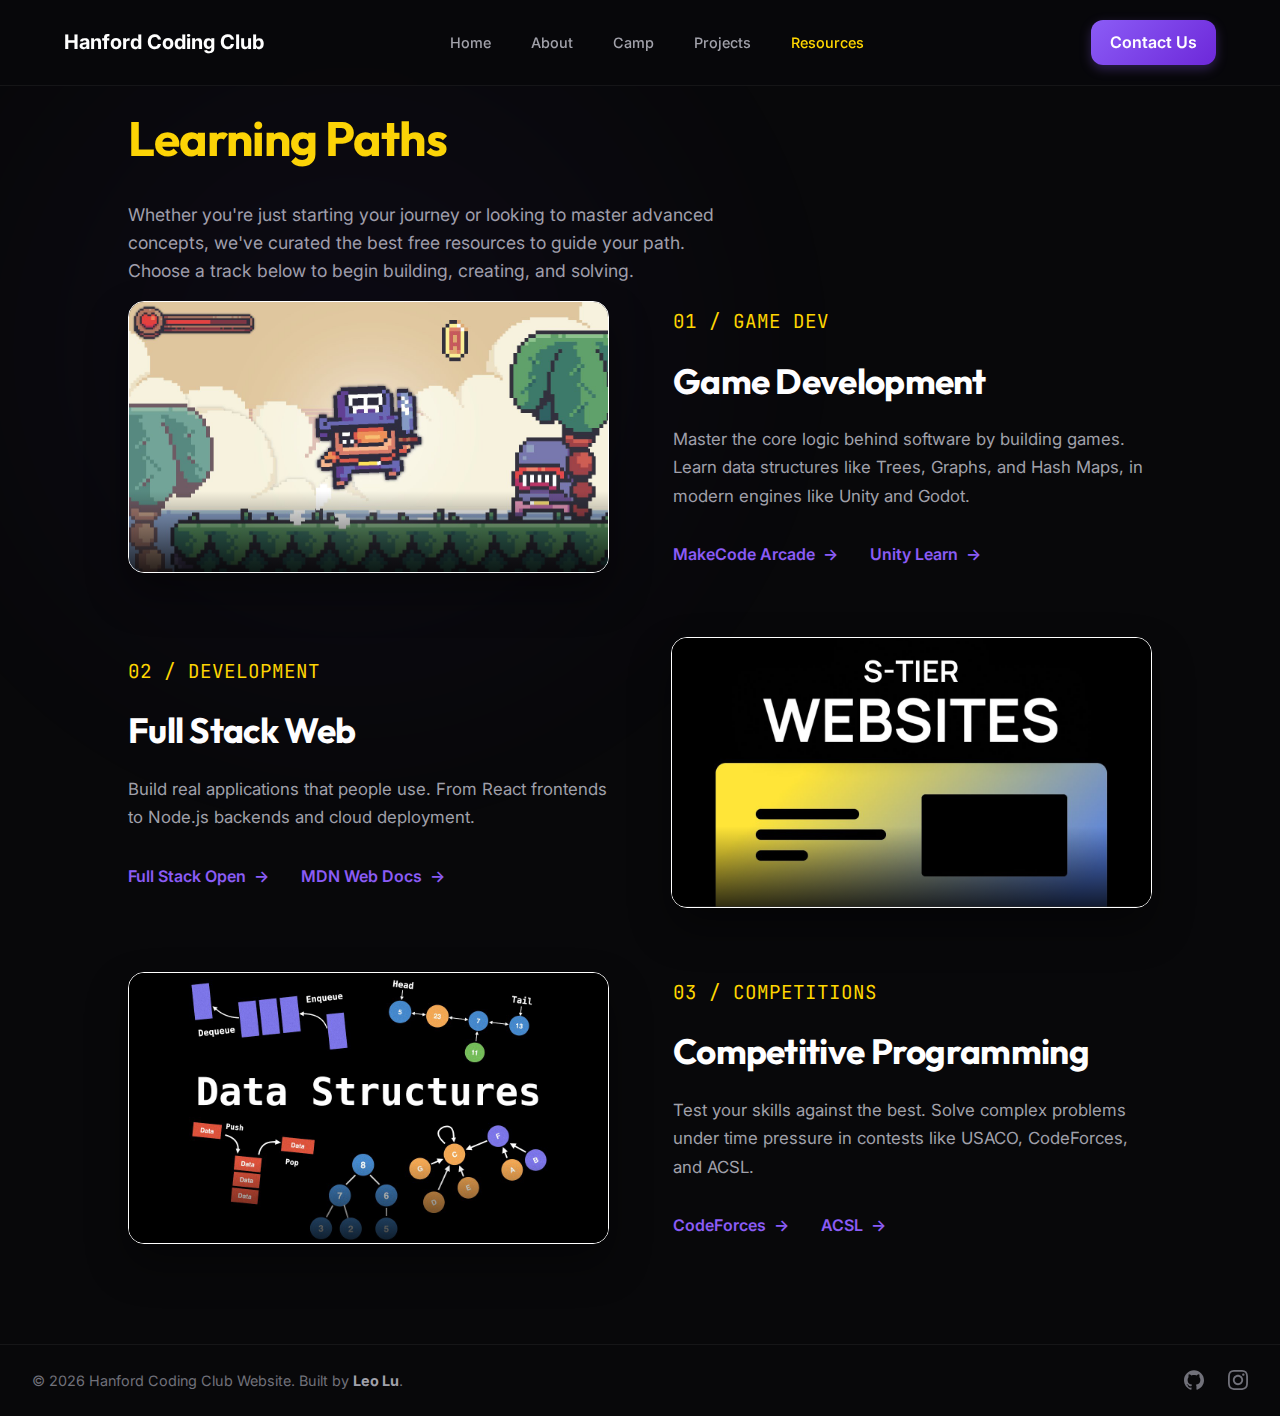
<file: resources.html>
<!DOCTYPE html>
<html lang="en">

<head>
    <meta charset="UTF-8">
    <meta name="viewport" content="width=device-width, initial-scale=1.0">
    <title>Resources - Hanford Coding Club</title>
    <link rel="stylesheet" href="css/main.css">
    <link rel="icon" type="image/x-icon" href="images/hanford_logo.ico">

    <!-- Google tag (gtag.js) -->
    <script async src="https://www.googletagmanager.com/gtag/js?id=G-FWWT1RVKF2"></script>
    <script>
    window.dataLayer = window.dataLayer || [];
    function gtag(){dataLayer.push(arguments);}
    gtag('js', new Date());

    gtag('config', 'G-FWWT1RVKF2');
    </script>
</head>

<body>
    <div class="glow-bg glow-top-left" style="opacity: 0.1;"></div>

    <nav>
        <a href="index.html" class="nav-brand">
            Hanford Coding Club
        </a>
        <button class="mobile-menu-btn" aria-label="Toggle navigation">
            <span></span>
            <span></span>
            <span></span>
        </button>
        <ul class="nav-links">
            <li><a href="index.html">Home</a></li>
            <li><a href="about.html">About</a></li>
            <li><a href="coding-camp.html">Camp</a></li>
            <li><a href="projects.html">Projects</a></li>
            <li><a href="resources.html" style="color: var(--accent-gold);">Resources</a></li>
            <li><a href="contact.html" class="mobile-contact-link">Contact Us</a></li>
        </ul>
        <a href="contact.html" class="nav-cta">Contact Us</a>
    </nav>

    <div class="page-container">
        <h1 class="page-title">Learning Paths</h1>
        <p
            style="margin-bottom: 1rem; max-width: 600px; color: var(--text-secondary); line-height: 1.6; font-size: 1.1rem;">
            Whether you're just starting your journey or looking to master advanced concepts, we've curated the best
            free resources to guide your path. Choose a track below to begin building, creating, and solving.
        </p>

        <div class="resource-section">
            <div class="resource-row">
                <div class="resource-visual">
                    <img src="images/resources/game_dev.jpg" alt="Algorithms and Data Structures Visualization">
                    <div
                        style="position: absolute; inset: 0; background: linear-gradient(to top, rgba(0,0,0,0.8), transparent 30%);">
                    </div>
                </div>
                <div class="resource-content">
                    <span class="step-indicator">01 / GAME DEV</span>
                    <h2>Game Development</h2>
                    <p>
                        Master the core logic behind software by building games. Learn data structures like Trees,
                        Graphs,
                        and Hash Maps, in modern engines like Unity and Godot.
                    </p>
                    <div style="display: flex; gap: 2rem;">
                        <a href="https://arcade.makecode.com" target="_blank" class="resource-link">MakeCode Arcade
                        </a>
                        <a href="https://learn.unity.com" target="_blank" class="resource-link">Unity Learn</a>
                    </div>
                </div>
            </div>

            <div class="resource-row">
                <div class="resource-visual">
                    <img src="images/resources/web_dev.jpg" alt="Web Development 3D Illustration">
                    <div
                        style="position: absolute; inset: 0; background: linear-gradient(to top, rgba(0,0,0,0.8), transparent 30%);">
                    </div>
                </div>
                <div class="resource-content">
                    <span class="step-indicator">02 / DEVELOPMENT</span>
                    <h2>Full Stack Web</h2>
                    <p>
                        Build real applications that people use. From React frontends to Node.js backends and cloud
                        deployment.
                    </p>
                    <div style="display: flex; gap: 2rem;">
                        <a href="https://fullstackopen.com/en/" target="_blank" class="resource-link">Full Stack Open
                        </a>
                        <a href="https://developer.mozilla.org" target="_blank" class="resource-link">MDN Web Docs
                        </a>
                    </div>
                </div>
            </div>

            <div class="resource-row">
                <div class="resource-visual">
                    <img src="images/resources/competitive_programming.jpg" alt="Competitive Programming">
                    <div
                        style="position: absolute; inset: 0; background: linear-gradient(to top, rgba(0,0,0,0.8), transparent 30%);">
                    </div>
                </div>
                <div class="resource-content">
                    <span class="step-indicator">03 / COMPETITIONS</span>
                    <h2>Competitive Programming</h2>
                    <p>
                        Test your skills against the best. Solve complex problems under time pressure in contests like
                        USACO, CodeForces, and ACSL.
                    </p>
                    <div style="display: flex; gap: 2rem;">
                        <a href="https://codeforces.com" target="_blank" class="resource-link">CodeForces</a>
                        <a href="https://www.acsl.org" target="_blank" class="resource-link">ACSL</a>
                    </div>
                </div>
            </div>

        </div>

    </div>
    <footer>
        <div class="site-footer">
            <div class="footer-credits">
                <span>&copy; 2026 Hanford Coding Club Website.</span>
                <span>Built by <strong>Leo Lu</strong>.</span>
            </div>
            <ul class="footer-links">
                <li>
                    <a href="https://github.com/luleoa12/hhs-coding-club-website" target="_blank" aria-label="GitHub">
                        <svg viewBox="0 0 24 24">
                            <path
                                d="M12 .297c-6.63 0-12 5.373-12 12 0 5.303 3.438 9.8 8.205 11.385.6.113.82-.258.82-.577 0-.285-.01-1.04-.015-2.04-3.338.724-4.042-1.61-4.042-1.61C4.422 18.07 3.633 17.7 3.633 17.7c-1.087-.744.084-.729.084-.729 1.205.084 1.838 1.236 1.838 1.236 1.07 1.835 2.809 1.305 3.495.998.108-.776.417-1.305.76-1.605-2.665-.3-5.466-1.332-5.466-5.93 0-1.31.465-2.38 1.235-3.22-.135-.303-.54-1.523.105-3.176 0 0 1.005-.322 3.3 1.23.96-.267 1.98-.399 3-.405 1.02.006 2.04.138 3 .405 2.28-1.552 3.285-1.23 3.285-1.23.645 1.653.24 2.873.12 3.176.765.84 1.23 1.91 1.23 3.22 0 4.61-2.805 5.625-5.475 5.92.43.372.823 1.102.823 2.222 0 1.606-.015 2.896-.015 3.286 0 .322.218.694.825.576C20.565 22.092 24 17.592 24 12.297c0-6.627-5.373-12-12-12" />
                        </svg>
                    </a>
                </li>
                <li>
                    <a href="https://instagram.com/hanford_cpc" target="_blank" aria-label="Instagram">
                        <svg viewBox="0 0 24 24">
                            <path
                                d="M12 2.163c3.204 0 3.584.012 4.85.07 3.252.148 4.771 1.691 4.919 4.919.058 1.265.069 1.645.069 4.849 0 3.205-.012 3.584-.069 4.849-.149 3.225-1.664 4.771-4.919 4.919-1.266.058-1.644.07-4.85.07-3.204 0-3.584-.012-4.849-.07-3.26-.149-4.771-1.699-4.919-4.92-.058-1.265-.07-1.644-.07-4.849 0-3.204.013-3.583.07-4.849.149-3.227 1.664-4.771 4.919-4.919 1.266-.057 1.645-.069 4.849-.069zm0-2.163c-3.259 0-3.667.014-4.947.072-4.358.2-6.78 2.618-6.98 6.98-.059 1.281-.073 1.689-.073 4.948 0 3.259.014 3.668.072 4.948.2 4.358 2.618 6.78 6.98 6.98 1.281.058 1.689.072 4.948.072 3.259 0 3.668-.014 4.948-.072 4.354-.2 6.782-2.618 6.979-6.98.058-1.28.073-1.689.073-4.948 0-3.259-.014-3.669-.072-4.948-.2-4.358-2.617-6.78-6.979-6.98-1.281-.059-1.69-.073-4.949-.073zm0 5.838c-3.403 0-6.162 2.759-6.162 6.162s2.759 6.163 6.162 6.163 6.162-2.759 6.162-6.163-2.759-6.162-6.162-6.162zm0 10.162c-2.209 0-4-1.79-4-4 0-2.209 1.791-4 4-4s4 1.791 4 4c0 2.21-1.791 4-4 4zm6.406-11.845c-.796 0-1.441.645-1.441 1.44s.645 1.44 1.441 1.44c.795 0 1.439-.645 1.439-1.44s-.644-1.44-1.439-1.44z" />
                        </svg>
                    </a>
                </li>
            </ul>
        </div>
    </footer>
    <script src="js/script.js"></script>
</body>

</html>
</file>
<file: css/main.css>
@import 'base.css';

@import 'layout.css';

@import 'components/buttons.css';
@import 'components/navbar.css';
@import 'components/footer.css';
@import 'components/cards.css';
@import 'components/forms.css';
@import 'components/modals.css';

@import 'pages/home.css';
@import 'pages/about.css';
@import 'pages/projects.css';
@import 'pages/resources.css';
@import 'pages/coding-camp.css';
@import 'pages/contact.css';
</file>
<file: countdown.css>
@keyframes flip-top {
  to {
    transform: rotateX(90deg);
  }
}

@keyframes flip-bottom {
  to {
    transform: rotateX(0deg);
  }
}

* {
  margin: 0;
  padding: 0;
  box-sizing: border-box;
}

html {
  font-size: 14px;
  font-family: "Red Hat Text", sans-serif;
}

body {
  font-weight: 700;
  height: 100%;
  min-height: 100vh;
  width: 100%;
  display: flex;
  flex-direction: column;
  justify-content: center;
  align-items: center;
  overflow: hidden;
  background: url(images/countdown/bg-stars.svg), linear-gradient(0deg, #251d2c 33%, #1e1e28 50%);
}

h1 {
  text-transform: uppercase;
  color: white;
  text-align: center;
  margin-bottom: 50px;
  letter-spacing: 5px;
}

main {
  display: flex;
  flex-direction: column;
  justify-content: center;
  align-items: center;
  margin: 0;
}

main .cards {
  display: flex;
  gap: 15px;
}

main .cards .card {
  text-align: center;
  font-size: 25px;
}

main .cards .card p {
  color: #8486a9;
  font-size: 11px;
  letter-spacing: 3px;
  text-transform: uppercase;
}

main .cards .card .flip-card {
  display: flex;
  flex-direction: column;
  box-shadow: 0 7px 3px 0 #151515;
  position: relative;
  margin: 15px auto;
}

main .cards .card .top-half,
main .cards .card .bottom-half,
main .cards .card .top-flip,
main .cards .card .bottom-flip {
  color: #fb6087;
  font-size: 35px;
  height: 43px;
  width: 77px;
  padding: 23px 7px;
  overflow: hidden;
  text-align: center;
  will-change: transform !important;
  box-shadow: 0 3px rgba(71, 83, 115, 0.2) inset;
}

main .cards .card .top-half,
main .cards .card .top-flip {
  color: #d54d6f;
  border-radius: 5px 5px 0 0;
  background-color: #2c2c44;
}

main .cards .card .top-half::before,
main .cards .card .top-flip::before {
  content: "";
  background-color: #191a24;
  height: 10px;
  width: 10px;
  border-radius: 100%;
  position: absolute;
  bottom: -5px;
  left: -5px;
}

main .cards .card .top-half::after,
main .cards .card .top-flip::after {
  content: "";
  background-color: #191a24;
  height: 10px;
  width: 10px;
  border-radius: 100%;
  position: absolute;
  bottom: -5px;
  right: -5px;
}

main .cards .card .bottom-half,
main .cards .card .bottom-flip {
  display: flex;
  justify-content: center;
  align-items: flex-end;
  border-radius: 0 0 5px 5px;
  background-color: #343650;
  box-shadow: 0 -2px 5px 0 rgba(71, 83, 115, 0.7) inset;
}

main .cards .card .bottom-half::before,
main .cards .card .bottom-flip::before {
  content: "";
  background-color: #191a24;
  height: 10px;
  width: 10px;
  border-radius: 100%;
  position: absolute;
  top: -5px;
  left: -5px;
}

main .cards .card .bottom-half::after,
main .cards .card .bottom-flip::after {
  content: "";
  background-color: #191a24;
  height: 10px;
  width: 10px;
  border-radius: 100%;
  position: absolute;
  top: -5px;
  right: -5px;
}

main .cards .card .top-flip {
  position: absolute;
  transform-origin: bottom;
  transform: rotateX(0deg);
  animation: flip-top 0.5s ease-in forwards;
}

main .cards .card .bottom-flip {
  position: absolute;
  bottom: 0;
  transform-origin: top;
  transform: rotateX(90deg);
  animation: flip-bottom 0.5s ease-out 0.5s;
}

footer {
  display: flex;
  flex-direction: column;
  justify-content: center;
  align-items: center;
  background-image: url(images/countdown/pattern-hills.svg);
  background-repeat: no-repeat;
  background-size: cover;
  position: absolute;
  min-height: 20%;
  width: 100%;
  bottom: 0;
}

footer .media {
  margin-top: 60px;
  margin-bottom: 15px;
}

footer .media a {
  text-decoration: none;
  margin: 5px 15px;
}

footer .media a :hover {
  filter: invert(58%) sepia(38%) saturate(4955%) hue-rotate(310deg) brightness(101%) contrast(102%);
}

footer .femc {
  margin-bottom: 10px;
  color: #8486a9;
}

footer .femc a {
  text-decoration: none;
  color: #fb6087;
}

footer .femc a:hover {
  text-transform: lowercase;
}

@media screen and (min-width: 700px) {
  main h1 {
    font-size: 31px;
  }

  main .cards {
    gap: 25px;
  }

  main .cards .top-half,
  main .cards .bottom-half,
  main .cards .top-flip,
  main .cards .bottom-flip {
    font-size: 70px !important;
    height: 80px !important;
    width: 125px !important;
    padding: 34px 7px !important;
  }
}
</file>
